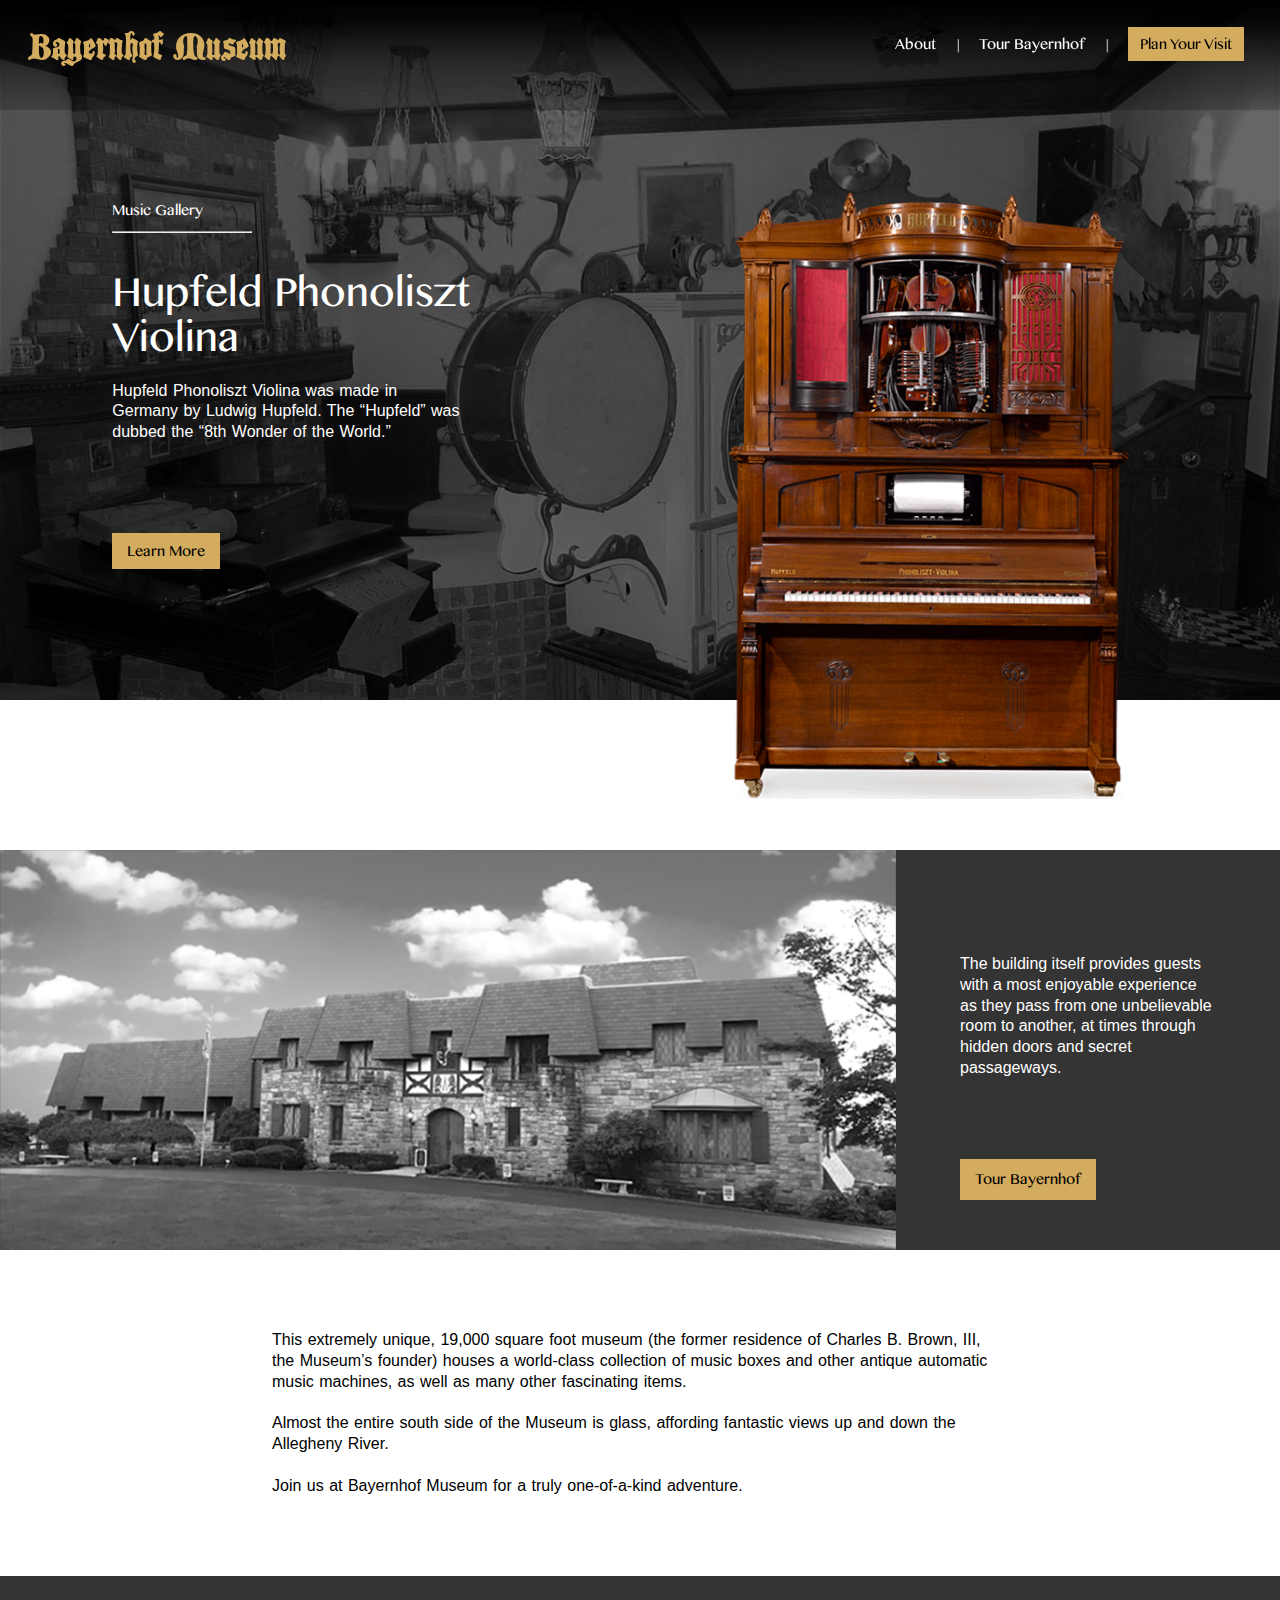
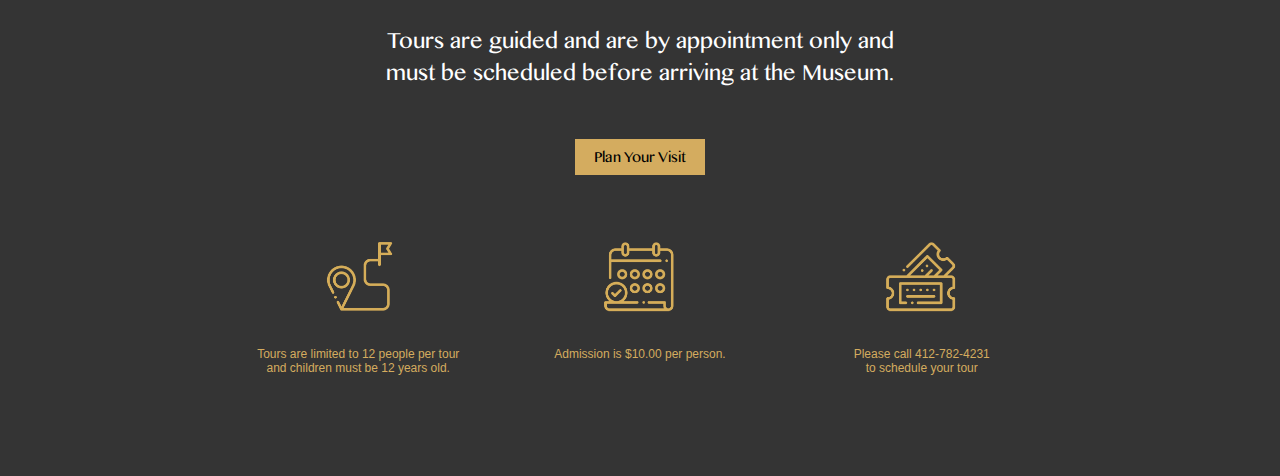
<file: index.html>
<!DOCTYPE html>
<html>
    <head>
        <title>Bayernhof Museum</title>
        <meta charset="utf-8">
        <meta name="viewport" content="width=device-width, initial-scale=1">
        <link rel="stylesheet" type="text/css" href="style.css">
        <link href="https://fonts.googleapis.com/css?family=Lato" rel="stylesheet">

        <script type="text/javascript" src="jquery-3.3.1.min.js"></script>

        <script>
            $(document).ready(function(){
                $("#hamburger").click(function() {
                    $("#menu").toggleClass("on");
                    $("#hamburger").toggleClass("switch");
                })
            })
        </script>
        
    </head>
    
    <body>
       
        <main id="homepage_background">
            <header>
                <a href="index.html"><h1 id="logo">Bayernhof Museum</h1></a>
                <a href="#" id="hamburger">
                    <div></div>
                    <div></div>
                    <div></div>
                </a>
                <nav>
                    <ul id="menu">
                        <li><a href="about.html" class="mobileMenu">About</a></li>
                        <li class="noMobileMenu"><a class="vertical_line">|</a></li>
                        <li><a href="tourbayernhof.html" class="mobileMenu">Tour Bayernhof</a></li>
                        <li class="noMobileMenu"><a class="vertical_line">|</a></li>
                        <li><a class="button Nav_button" href="planYourVisit.html">Plan Your Visit</a> 
                            <ul>
                                <li><a href="scheduleATour.html" class="mobileMenu dash">Schedule a Tour</a></li>
                                <li><a href="locationAndMap.html" class="mobileMenu dash">Location &amp Map</a></li>
                                <li><a href="preservation.html" class="mobileMenu dash">Preservation</a></li>
                            </ul>   
                        </li>
                    </ul>
                </nav>
            </header>
            
        <!---------------------homepage part1------------------>
            <div class=slider>

	            <div class="slide">
	            	<figure>
	            		<div>
			                <div class="homepage_slide_text">
			                    <h6 class="homepage_h6">Music Gallery</h6>
			                    <div id="line"><hr/></div>
			                    <h1 class="homepage_h1">Hupfeld Phonoliszt Violina</h1>
			                    <p class="homepage_p">Hupfeld Phonoliszt Violina was made in Germany by Ludwig Hupfeld. The “Hupfeld” was dubbed the “8th Wonder of the World.”</p>
			                    <a href="#"><h5 class="button part1_button">Learn More</h5></a>
			                </div>
			                
			                <aside class="homepage_slide_img">
			                    <img src="images/Slide1.png" alt="Hupfeld Phonoliszt Violina" width="100%" height="auto">
		                	</aside>
	                	</div>
	            	</figure>
	            </div>
	            

	            <div class="slide">
	            	<figure>
	            		<div class="component">
			                <div class="homepage_slide_text">
			                    <h6 class="homepage_h6">Music Gallery</h6>
			                    <div id="line"><hr/></div>
			                    <h1 class="homepage_h1">Welte Cottage Orchestrion Style 2</h1>
			                    <p class="homepage_p">An “orchestrion” is an indoor music machine that duplicates the “voices” of a number of different musical instruments.</p>
			                    <a href="#"><h5 class="button part1_button">Learn More</h5></a>
			                </div>
			                
			                <aside class="homepage_slide_img">
			                    <img src="images/Slide2.png" alt="Hupfeld Phonoliszt Violina" width="100%" height="auto">
			                </aside>
		            	</div>
	            	</figure>
	            </div>

	            <div class="slide">
	            	<figure>
	            		<div>
			                <div class="homepage_slide_text">
			                    <h6 class="homepage_h6">Music Gallery</h6>
			                    <div id="line"><hr/></div>
			                    <h1 class="homepage_h1">Mills DeLuxe Model Violano-Virtuoso</h1>
			                    <p class="homepage_p">A player piano mechanism was added to the violin, and the combination came to be known as the “Violano-Virtuoso.” </p>
			                    <a href="#"><h5 class="button part1_button">Learn More</h5></a>
			                </div>
			                
			                <aside class="homepage_slide_img">
			                    <img src="images/Slide3.png" alt="Hupfeld Phonoliszt Violina" width="100%" height="auto">
			                </aside>
	           			</div>
	           		</figure>
	            </div>
	           

            </div>
            
            
        </main>
        
        <div class="clear"></div>
        
        <!---------------------homepage part2------------------>
        
        <section id="part2">
            <img id="part2_image" src="images/newpanaram.png" alt="bayernhof museum photo">
            <div id="part2_aside">
                <p>The building itself provides guests with a most enjoyable experience as they pass from one unbelievable room to another, at times through hidden doors and secret passageways.</p>
                <h5><a href="#" class="button part2_button">Tour Bayernhof</a></h5>
            </div>
        </section>
        
        
        <p id="part2_p">This extremely unique, 19,000 square foot museum (the former residence of Charles B. Brown, III, the Museum’s founder) houses a world-class collection of music boxes and other antique automatic music machines, as well as many other fascinating items.
            <br>
            <br>
            Almost the entire south side of the Museum is glass, affording fantastic views up and down the Allegheny River.
            <br>
            <br>
            Join us at Bayernhof Museum for a truly one-of-a-kind adventure.
        </p>
        
        <!---------------------homepage part3------------------>
        
        <section id="homepage_part3">
            <h2 id="homepage_h2">Tours are guided and are by appointment only and must be scheduled before arriving at the Museum.</h2>
            <h5><a class="button part3_button" href="planYourVisit.html">Plan Your Visit</a></h5>
            
            <div id="part3_figures">
                <div></div>
                <div id="part3_figures_block">
                    <figure class="homepage_figure">
                        <img class="figure_icons" src="images/icon1.png">
                        <figcaption class="figure_text">Tours are limited to 12 people per tour and children must be 12 years old. 
                        </figcaption>
                    </figure>
                    
                    <figure class="homepage_figure">
                        <img class="figure_icons" src="images/icon2.png">
                        <figcaption class="figure_text">Admission is $10.00 per person.
                        </figcaption>
                    </figure>
                    
                    <figure class="homepage_figure">
                        <img class="figure_icons" src="images/icon3.png">
                        <figcaption class="figure_text">Please call 412-782-4231</br>to schedule your tour
                    </figcaption>
                    </figure>
                </div>
                <div></div>
            </div>
        </section>
        
    </body>
</html>
</file>
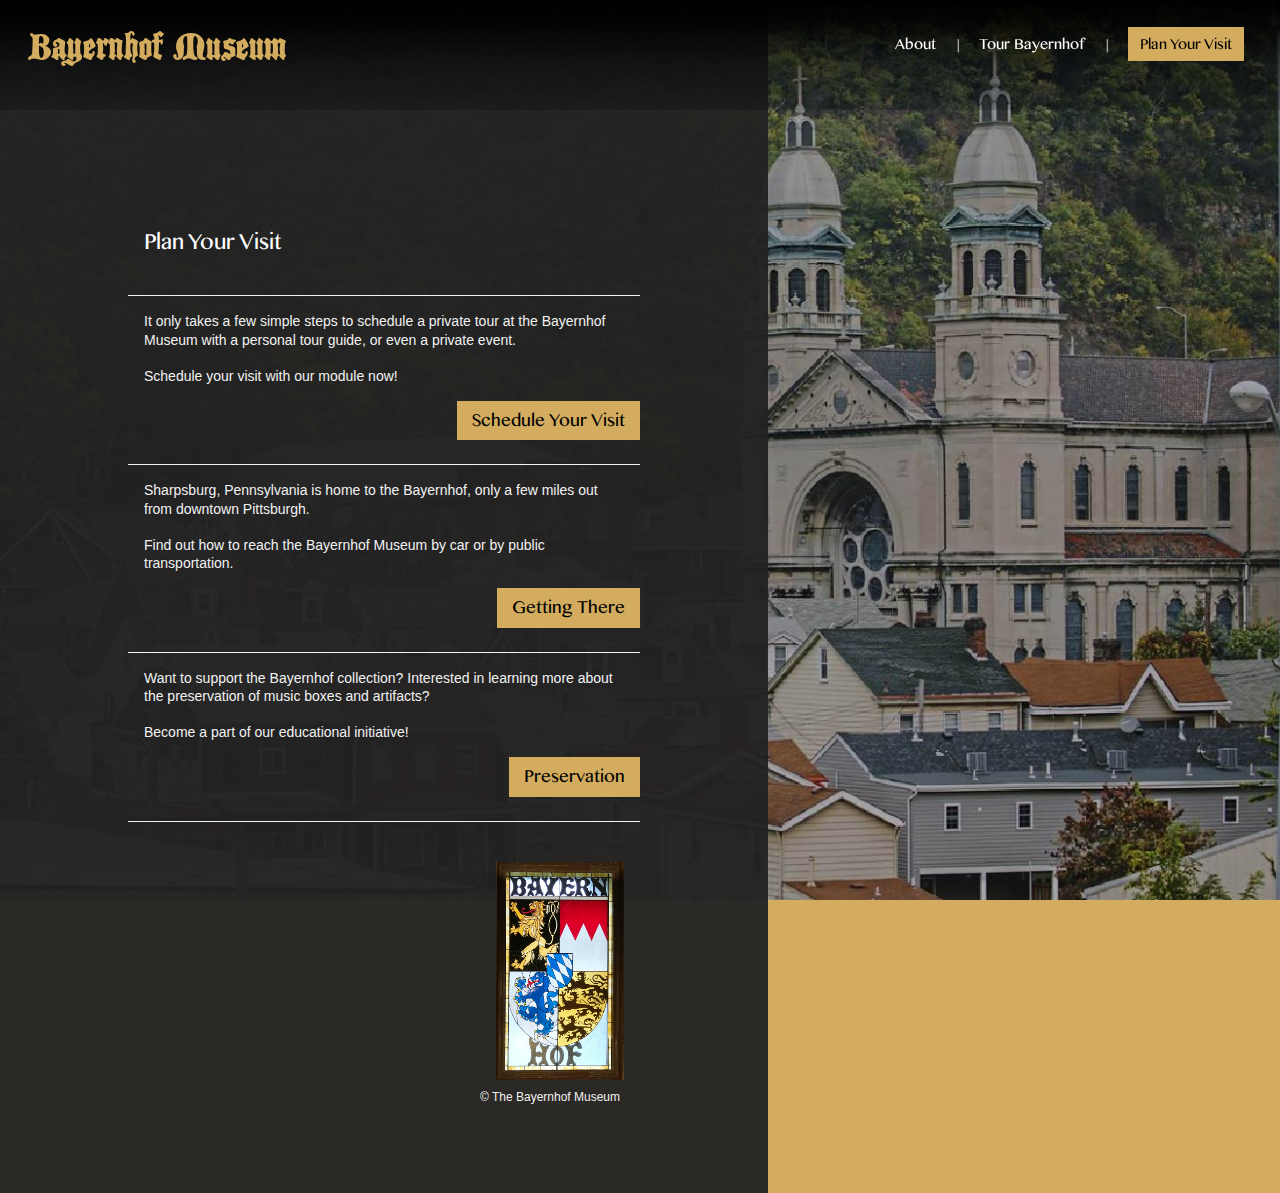
<file: planYourVisit.html>
<!DOCTYPE html>
<html>
    <head>
        <title>Plan Your Visit</title>
        <meta charset="utf-8">
        <meta name="viewport" content="width=device-width, initial-scale=1">
        <link rel="stylesheet" type="text/css" href="style.css">
        <link href="https://fonts.googleapis.com/css?family=Lato" rel="stylesheet">
        
        <script type="text/javascript" src="jquery-3.3.1.min.js"></script>

        <script>
            $(document).ready(function(){
                $("#hamburger").click(function() {
                    $("#menu").toggleClass("on");
                    $("#hamburger").toggleClass("switch");
                })
            })
        </script>      
    
    </head>
    
    
    
    <body id="plan">
       
        <main id="plan">
            <header>
                <a href="index.html"><h1 id="logo">Bayernhof Museum</h1></a>
                <a href="#" id="hamburger">
                    <div></div>
                    <div></div>
                    <div></div>
                </a>
                <nav>
                    <ul id="menu">
                        <li><a href="about.html" class="mobileMenu">About</a></li>
                        <li class="noMobileMenu"><a class="vertical_line">|</a></li>
                        <li><a href="tourbayernhof.html" class="mobileMenu">Tour Bayernhof</a></li>
                        <li class="noMobileMenu"><a class="vertical_line">|</a></li>
                        <li><a class="button Nav_button" href="planYourVisit.html">Plan Your Visit</a> 
                            <ul>
                                <li><a href="scheduleATour.html" class="mobileMenu dash">Schedule a Tour</a></li>
                                <li><a href="locationAndMap.html" class="mobileMenu dash">Location &amp Map</a></li>
                                <li><a href="preservation.html" class="mobileMenu dash">Preservation</a></li>
                            </ul>   
                        </li>
                    </ul>
                </nav>
            </header>


            
            <section id="plan">
                <h1 id="Plan">Plan Your Visit</h1>

                <div class="square">
                    <p class="desc">It only takes a few simple steps to schedule a private tour at the Bayernhof Museum with a personal tour guide, or even a private event. 
                    <br><br>Schedule your visit with our module now!</p>
                    <a href="scheduleATour.html"><h5 class="button buttonCenter">Schedule Your Visit</h5></a>
                    <div class="clear"></div>
                </div>

                <div class="square">                        
                    <p class="desc">Sharpsburg, Pennsylvania is home to the Bayernhof, only a few miles out from downtown Pittsburgh.
                    <br>
                    <br>Find out how to reach the Bayernhof Museum by car or by public transportation.</p>
                    <a href="locationAndMap.html"><h5 class="button buttonCenter">Getting There</h5></a>
                    <div class="clear"></div>
                </div>
                
                <div class="square">
                    <p class="desc">Want to support the Bayernhof collection? Interested in learning more about the preservation of music boxes and artifacts?
                    <br><br>Become a part of our educational initiative!</p>
                    <a href="preservation.html"><h5 class="button buttonCenter">Preservation</h5></a>
                    <div class="clear"></div>
                </div>
                <figure>
                    <img src="images/logo.png" id="imgLogo">
                    <figcaption>&copy The Bayernhof Museum</figcaption>
                </figure>
                <div class="clear"></div>
            </section>
        
            <div class="clear"></div>
        
        </main>
    

    </body>
</html>
</file>
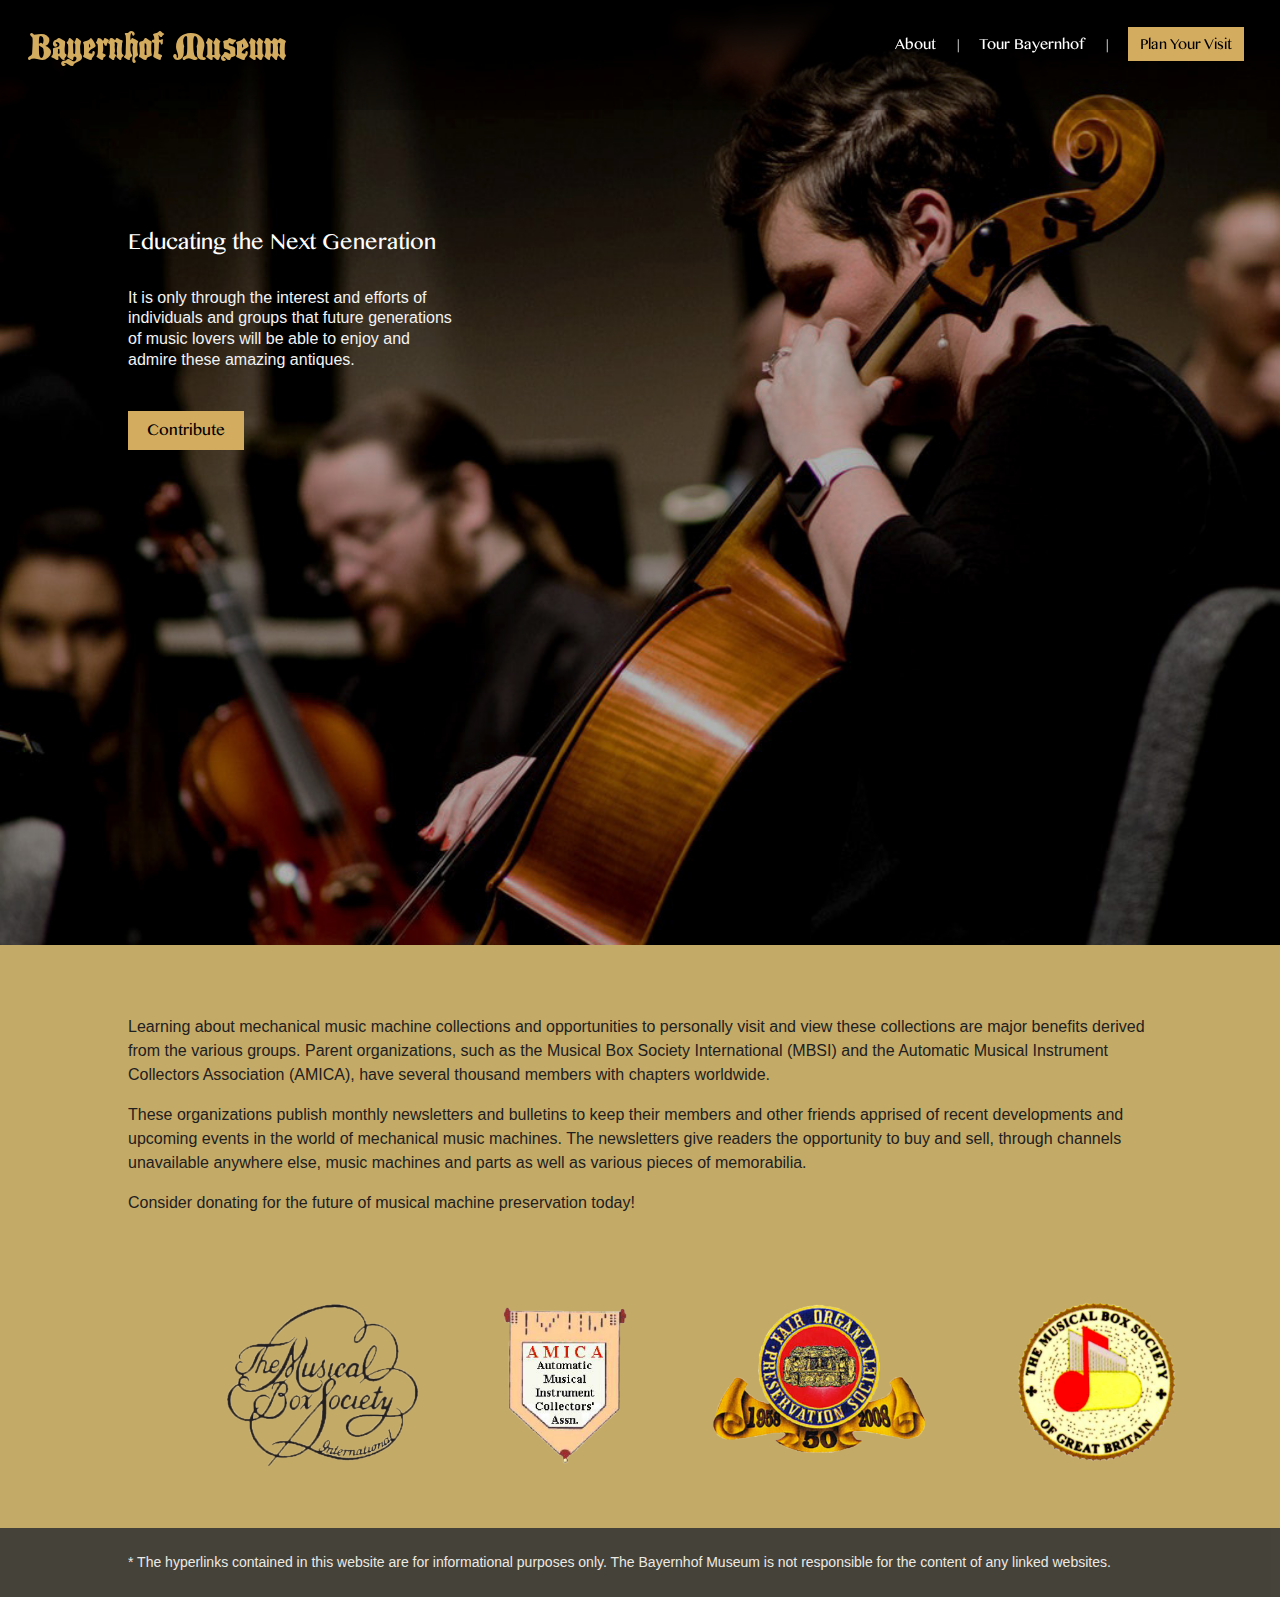
<file: preservation.html>
<!DOCTYPE>
<html>
    <head>
        <title>About/History</title>
        <meta charset='utf-8'>
        <link rel='stylesheet' type='text/css' href= 'style.css'>
        <link href="https://fonts.googleapis.com/css?family=Lato" rel="stylesheet">
        
        <meta name="viewport" content="width=device-width, initial-scale=1">

        <script type="text/javascript" src="jquery-3.3.1.min.js"></script>

        <script>
            $(document).ready(function(){
                $("#hamburger").click(function() {
                    $("#menu").toggleClass("on");
                    $("#hamburger").toggleClass("switch");
                })
            })
        </script>

    </head>
    <body class="preservationAll">
        <main>
<!--   NAV BAR    -->
            <header>
                <a href="index.html"><h1 id="logo">Bayernhof Museum</h1></a>
                <a href="#" id="hamburger">
                    <div></div>
                    <div></div>
                    <div></div>
                </a>
                <nav>
                    <ul id="menu">
                        <li><a href="about.html" class="mobileMenu">About</a></li>
                        <li class="noMobileMenu"><a class="vertical_line">|</a></li>
                        <li><a href="tourbayernhof.html" class="mobileMenu">Tour Bayernhof</a></li>
                        <li class="noMobileMenu"><a class="vertical_line">|</a></li>
                        <li><a class="button Nav_button" href="planYourVisit.html">Plan Your Visit</a> 
                            <ul>
                                <li><a href="scheduleATour.html" class="mobileMenu dash">Schedule a Tour</a></li>
                                <li><a href="locationAndMap.html" class="mobileMenu dash">Location &amp Map</a></li>
                                <li><a href="preservation.html" class="mobileMenu dash">Preservation</a></li>
                            </ul>   
                        </li>
                    </ul>
                </nav>
            </header>


<!--    BANNER     -->
            <section class=preservationBanner>
                <div id='bannerText'>
                    <h2>Educating the Next Generation</h2>
                    <p>It is only through the interest and efforts of individuals and groups that future generations of music lovers will be able to enjoy and admire these amazing antiques. </p>
                    <a href="#"><h5 id="donateButton" style="border:1px; border-style:solid; border-color:#D4AC5F;">Contribute</h5></a>
                </div>
            </section>
            
<!--     TEXT      -->
            <section id=preservationText>
                <p>Learning about mechanical music machine collections and opportunities to personally visit and view these collections are major benefits derived from the various groups. Parent organizations, such as the Musical Box Society International (MBSI) and the Automatic Musical Instrument Collectors Association (AMICA), have several thousand members with chapters worldwide. </p1>
                <p>These organizations publish monthly newsletters and bulletins to keep their members and other friends apprised of recent developments and upcoming events in the world of mechanical music machines. The newsletters give readers the opportunity to buy and sell, through channels unavailable anywhere else, music machines and parts as well as various pieces of memorabilia. </p2>
                <p>Consider donating for the future of musical machine preservation today!</p3>
            </section>
            
<!--   ICON SCROLLABLE & DISCLAIMER -->
            <section class='bottomSection'>
                <div class=musicIcons>
                    <div class="inline"><img id="music1" src="images/music1.png"></div>
                    <div class="inline"><img id="music2" src="images/music2.png"></div>
                    <div class="inline"><img id="music3" src="images/music3.png"></div>
                    <div class="inline"><img id="music4" src="images/music4.png"></div>
                </div>
                <div>
                <p id='iconFooter'>* The hyperlinks contained in this website are for informational purposes only. The Bayernhof Museum is not responsible for the content of any linked websites.</p>
                </div>
            </section>
            
            
        </main>
    </body>
</html>
</file>
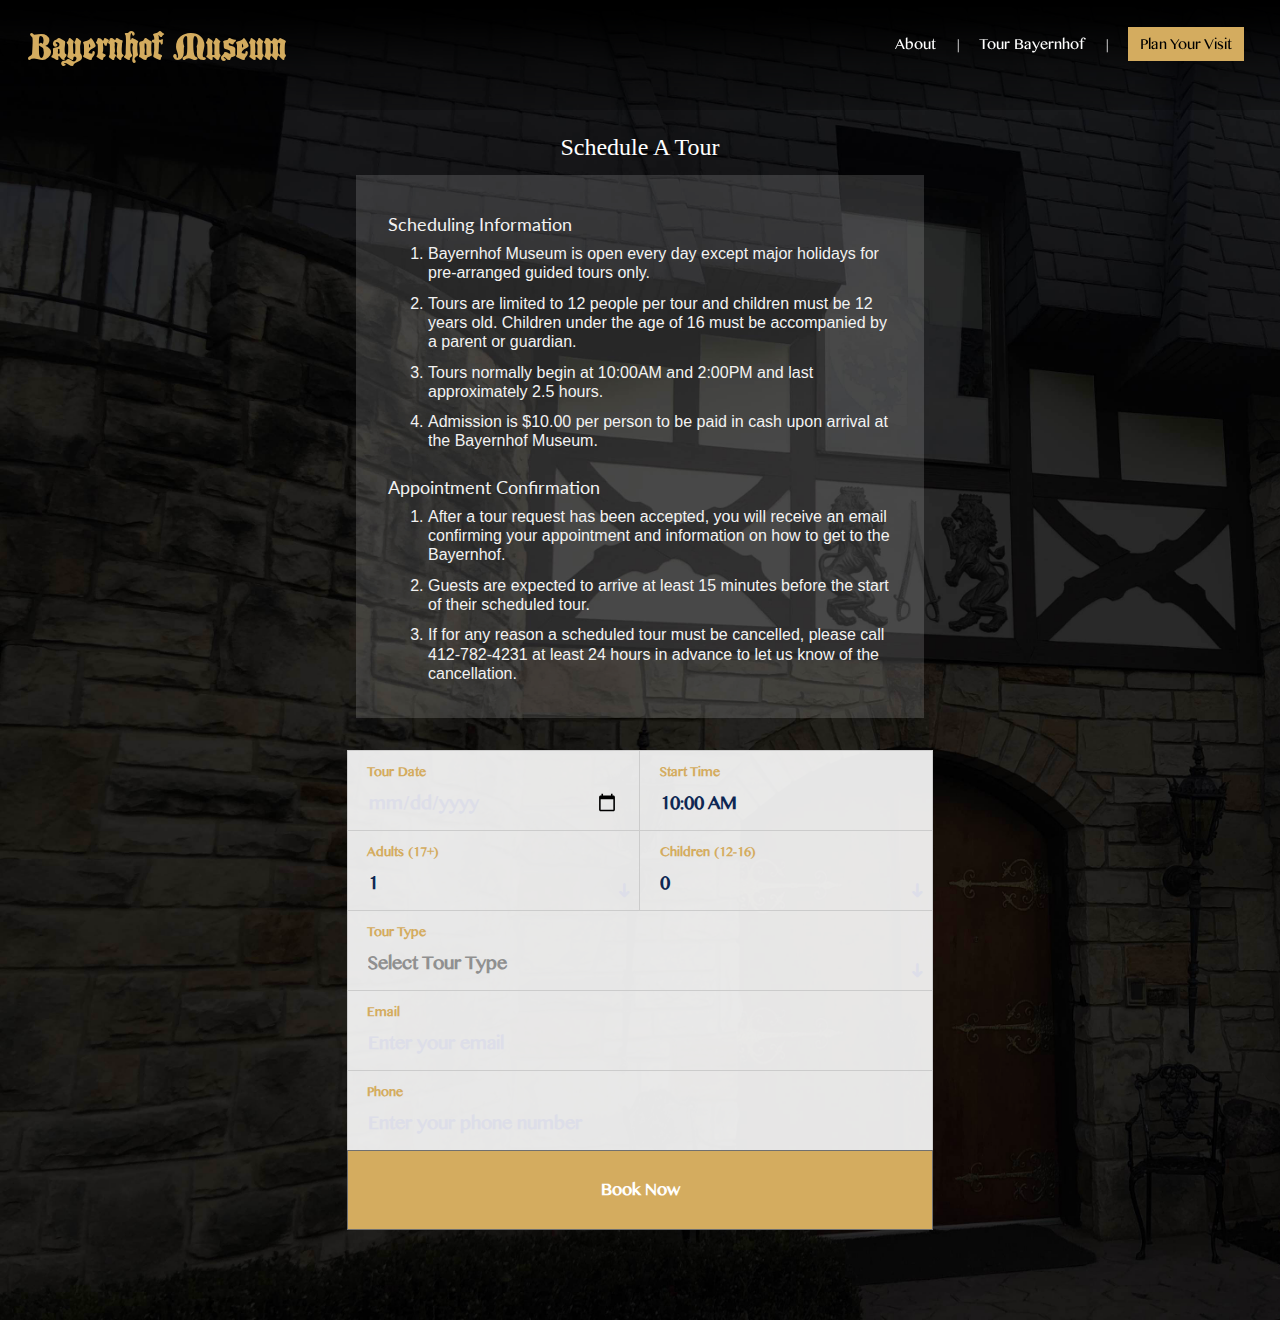
<file: scheduleATour.html>
<!DOCTYPE html>
<html>
    <head>
        <title>Schedule A Tour</title>
        <meta charset="utf-8">
        <meta name="viewport" content="width=device-width, initial-scale=1">
	    <link type="text/css" rel="stylesheet" href="bootstrap.min.css" />

        <link rel="stylesheet" type="text/css" href="style.css">

        <link href="https://fonts.googleapis.com/css?family=Lato" rel="stylesheet">

        <script type="text/javascript" src="jquery-3.3.1.min.js"></script>

        <script>
            $(document).ready(function(){
                $("#hamburger").click(function() {
                    $("#menu").toggleClass("on");
                    $("#hamburger").toggleClass("switch");
                })
            })
        </script>

    </head>
    
    
    
    <body>
       
        <main id="schedule">
            
            <header>
                <a href="index.html"><h1 id="logo">Bayernhof Museum</h1></a>
                <a href="#" id="hamburger">
                    <div></div>
                    <div></div>
                    <div></div>
                </a>
                <nav>
                    <ul id="menu">
                        <li><a href="about.html" class="mobileMenu">About</a></li>
                        <li class="noMobileMenu"><a class="vertical_line">|</a></li>
                        <li><a href="tourbayernhof.html" class="mobileMenu">Tour Bayernhof</a></li>
                        <li class="noMobileMenu"><a class="vertical_line">|</a></li>
                        <li><a class="button Nav_button" href="planYourVisit.html">Plan Your Visit</a> 
                            <ul>
                                <li><a href="scheduleATour.html" class="mobileMenu dash">Schedule a Tour</a></li>
                                <li><a href="locationAndMap.html" class="mobileMenu dash">Location &amp Map</a></li>
                                <li><a href="preservation.html" class="mobileMenu dash">Preservation</a></li>
                            </ul>   
                        </li>
                    </ul>
                </nav>
            </header>

                <h1 class="centerTop">Schedule A Tour</h1>
                <div class="center">
                <h3 id="schedule">Scheduling Information</h3>
                
                <ol>            
                <li>Bayernhof Museum is open every day 
                except major holidays for pre-arranged 
                guided tours only.</li>
                <li>Tours are limited to 12 people per tour 
                and children must be 12 years old. Children 
                under the age of 16 must be accompanied by 
                a parent or guardian.</li>
                <li>Tours normally begin at 10:00AM and 2:00PM
                and last approximately 2.5 hours.</li>
                <li>Admission is $10.00 per person to be paid in
                cash upon arrival at the Bayernhof Museum.</li>
                </ol>
                
                <h3 id="schedule">Appointment Confirmation</h3>
                <ol>
                <li>After a tour request has been accepted, you will
                receive an email confirming your appointment and information
                on how to get to the Bayernhof.</li>
                <li>Guests are expected to arrive at least 15 minutes
                before the start of their scheduled tour.</li>
                <li>If for any reason a scheduled tour must be cancelled, please 
                call 412-782-4231 at least 24 hours in advance to let us know of
                the cancellation.</li>
                </ol>
                </div>
            	<div id="booking" class="section">
            			<div class="container">
            				<div class="row">
            					<div class="booking-form">
            						<form>
            							<div class="row no-margin">
            								<div class="col-sm-6">
            									<div class="form-group">
            										<span class="form-label">Tour Date</span>
            										<input class="form-control" type="date" required>
            									</div>
            								</div>
            								<div class="col-sm-6">
            								    <div class="form-group">
            								        <span class="form-label">Start Time</span>
            								        <select class="form-control">
            								            <option>10:00 AM</option>
            								            <option>2:00 PM</option>
        								            </select>
            								    </div>
            								</div>
            							</div>
            							<div class="row no-margin">
            								<div class="col-sm-6">
            									<div class="form-group">
            										<span class="form-label">Adults (17+)</span>
            										<select class="form-control">
            											<option>1</option>
            											<option>2</option>
            											<option>3</option>
            											<option>4</option>
            											<option>5</option>
            											<option>6</option>
            											<option>7</option>
            											<option>8</option>
            											<option>9</option>
            											<option>10</option>
            											<option>11</option>
            											<option>12</option>
            										</select>
            										<span class="select-arrow"></span>
            									</div>
            								</div>
            								<div class="col-sm-6">
            									<div class="form-group">
            										<span class="form-label">Children (12-16)</span>
            										<select class="form-control">
            											<option>0</option>
            											<option>1</option>
            											<option>2</option>
            											<option>3</option>
            											<option>4</option>
            											<option>5</option>
            											<option>6</option>
            										</select>
            										<span class="select-arrow"></span>
            									</div>
            								</div>
            							</div>
            							<div class="form-group">
            								<span class="form-label">Tour Type</span>
            								<select class="form-control" required>
            									<option value="" selected hidden>Select Tour Type</option>
            									<option>Private Tour</option>
            									<option>Tour (open to other guests)</option>
            									<option>Event</option>
            								</select>
            								<span class="select-arrow"></span>
            							</div>
            							<div class="form-group">
            								<span class="form-label">Email</span>
            								<input class="form-control" type="email" placeholder="Enter your email">
            							</div>
            							<div class="form-group">
            								<span class="form-label">Phone</span>
            								<input class="form-control" type="tel" placeholder="Enter your phone number">
            							</div>
            							<div class="form-btn">
            								<button class="submit-btn">Book Now</button>
            							</div>
            						</form>
            					</div>
            				</div>
            		</div>
	            </div>

        </main>
    
    </body>
</html>
</file>
<file: style.css>
/* http://meyerweb.com/eric/tools/css/reset/ 
   v2.0 | 20110126
   License: none (public domain)
*/

html, body, div, span, applet, object, iframe,
h1, h2, h3, h4, h5, h6, p, blockquote, pre,
a, abbr, acronym, address, big, cite, code,
del, dfn, em, img, ins, kbd, q, s, samp,
small, strike, strong, sub, sup, tt, var,
b, u, i, center,
dl, dt, dd, ul,
fieldset, form, label, legend,
table, caption, tbody, tfoot, thead, tr, th, td,
article, aside, canvas, details, embed, 
figure, figcaption, footer, header, hgroup, 
menu, nav, output, ruby, section, summary,
time, mark, audio, video {
	margin: 0;
	padding: 0;
	border: 0;
	font-size: 100%;
	font: inherit;
	vertical-align: baseline;
}
/* HTML5 display-role reset for older browsers */
article, aside, details, figcaption, figure, 
footer, header, hgroup, menu, nav, section {
	display: block;
}
body {
	line-height: 1;
}
ul {
	list-style: none;
}
blockquote, q {
	quotes: none;
}
blockquote:before, blockquote:after,
q:before, q:after {
	content: '';
	content: none;
}
table {
	border-collapse: collapse;
	border-spacing: 0;
}



/*-------------- CUSTOM CSS ---------------*/

/*-------------Document Fonts--------------*/

html * {
    box-sizing: border-box;
}

html {
    font-family: Helvetica, Arial, sans-serif;
}

.clear {
    clear: both;
}

@font-face{
    font-family: 'blackcastlemf';
    src: url('fonts/blackcastlemf.ttf');
}

@font-face{
    font-family: 'KannadaMN';
    src: url('fonts/Kannada MN.ttc');
}

/*-------------Backgrounds--------------*/

/*background for index.html*/
#homepage_background {
    background-image: url(images/homepage_bg.jpg);
    background-size: cover;
    width: 100vw;
    height: 700px;
}

main#schedule {
    background-image: url(images/schedule.jpg);
    background-size: cover;
    width: auto;
    height: max-content;
}

/*---------Header & Navigation----------*/

header {
    z-index: 10000;
    background: linear-gradient(to bottom, rgba(0,0,0,1),  rgba(0,0,0,0.9) 20%, rgba(0,0,0,0.45) 60%, rgba(0,0,0,0.2));
    height: 110px;
    width: 100vw;
    position: fixed;
}

#logo {
    font-family: blackcastlemf;
    font-size: 230%;
    color: #D4AC5F;
    padding: 28px;
    float: left;
    text-decoration: none;
}

nav {
    float: right;
    display: block;
    padding: 36px;
}

.vertical_line {
    padding: 0;
}

nav ul li {
    display: inline-block;
}

nav a {
    font-family: KannadaMN;
    text-decoration: none;
    color: white;
    padding: 1em;
}

nav a:hover {
    color: #D4AC5F;
}

.button {
    font-family:KannadaMN; 
    text-decoration: none;
    background: #D4AC5F;
    color: black;
    padding: 10px 15px;
    text-align: center;
}

.button:hover {
    background: #AD7F25;
}

.Nav_button {
    margin-left: 1em;
    padding: 8px 12px;
}

.Nav_button:hover {
    color: black;
}

nav ul li ul {
    position: absolute;
}

nav ul li ul li {
    display: none;
}

nav ul li:hover ul li{
    display: block;
    width: max-content;
    font-size: 0.8em;
    margin-top: 0.8rem;
    margin-left: 1rem;
} 

nav ul li:hover ul li:first-child {
    margin-top: 1.5rem;
} 



/*------------part1-------------*/
.homepage_slide_text {
    font-family: 'KannadaMN';
    padding: 12em 0 0 8%;
    color: white;
    width: 40%;
    float: left;
}

.homepage_h6  {
    padding: 10px 10px 5px 10px;
    display: inline-block;
}

#line {
    width: 150px;
    padding-left: 10px;
}

.homepage_h1 {
    padding: 30px 10px 10px 10px;
    font-size: 280%;
}

.homepage_p {
    font-family: 'Helvetica', sans-serif; 
    padding: 10px;
    line-height: 1.3em;
    word-spacing: 1px;
    width: 90%;
}

.part1_button {
    margin-left: 10px;
    margin-top: 80px;
    display: inline-block;
}

.homepage_slide_img {
    width: 40%;
    max-width:450px;
    height: auto;
    float: right;
    padding-top: 10%;
    margin-right: 10%;
}

.slider {
	overflow: hidden;
}

.slider figure {
	width:33.3%;
	float: left;
}

.slider figure .component {
	width:100%;
	float: left;
}

.slider {
	position: relative;
	width:300%;
	margin:0;
	left:0;
	animation: 30s slidy infinite;
}

@keyframes slidy {
	0% {
		left:0%;
	}
	
	13% {
			left:0%;
		}

	17% {
		left:-100%;
		}


	33% {
		left:-100%;
		}

	37% {
		left:-200%;
		}

	63% {
		left:-200%;
	}

	67% {
		left:-100%;
		}
	
	83% {
		left:-100%;
		}

	87% {
		left:0%;
	}

	100% {
		left:0%;
	}

}
/*------------Homepage Part2-------------*/

#part2 {
    background: #343434;
    width:100vw;
    height:400px;
    margin: 150px 0 0 0;
    vertical-align: bottom;
}

#part2_aside {
    float: right;
    width: 30%;
    color: white;
    padding: 4em;
    margin-top: 40px;
    line-height: 1.3em;
}

#part2_image {
    width: 70%;
    max-height:400px;
}

.part2_button {
    margin-top: 80px;
    display: inline-block;
}

#part2_p {
    font-family: Helvetica, sans-serif;
    width: 70%;
    padding: 80px;
    line-height: 1.3em;
    word-spacing: 1px;
    margin: 0 auto;
}

/*------------Homepage Part3-------------*/

#homepage_part3 {
    background: #343434;
    width:100vw;
    height:500px;
}

#homepage_h2 {
    font-family: KannadaMN;
    font-size: 150%;
    color: white;
    width:55%;
    text-align: center;
    padding: 50px 80px 50px 80px;
    margin: 0 auto;
    line-height: 1.3em;
    font-weight: 100;  
}

.part3_button {
    width: 130px;
    display: block;
    margin: 0 auto;
}

#part3_figures {
    display: grid;
    grid-template-columns: auto 66% auto;
}

#part3_figures_block {
    display: grid;
    grid-template-columns: 33.3% 33.4% 33.3%;
    justify-content: center
}


.homepage_figure {
    position: relative;
    vertical-align: top;
    padding: 2em 2em;
}

.figure_icons {
    width: auto;
    height: 140px;
    padding: 2em 0;
    display: block;
    margin: 0 auto;
}

.figure_text {
    color: #D4AC5F;
    line-height: 1.2em;
    text-align: center;
}

/*----------------------About-------------------------*/
.all {
    background: #BC9D62;
}

#aboutTitle {
    text-align: center;
    padding-top: 7em;
    margin-bottom: -5em;
    font-family: 'KannadaMN';
    color: white;
    font-size: 22px;
}

#about {
    position: relative;
    background-image: url(images/bkg1.jpg);
    background-size: cover;
    height: 100vh;
}

img#headshot {
    position: absolute;
    left: 6%;
    top: 33%;
    z-index: 1;
    width: 19%;
    height: auto;
}

#aboutText {
    box-sizing: border-box;
    width: 100vw;
    margin-top: 13%;
    padding: 4% 13% 3% 30%;
    background: #FFFFFF;
    opacity: 0.7;
    line-height: 1.6em;
    font-family:'Lato', sans-serif;
}

#aboutText p {
    padding-bottom: 1.5em;
}

/*-----------------History----------------- */

#history{
    position: relative;
}

#historyTitle {
    padding-top: 2em;
    margin-bottom: -4em;
    text-align: center;
    color: white;
    font-size: 22px;
    font-family: 'KannadaMN', serif;
}

#historyText {
    float: left;
    width: 100vw;
    box-sizing: border-box;
    margin-top: 10%;
    margin-bottom: -25em;
    padding: 3% 31% 1% 10%;
    background: #FFFFFF;
    opacity: 0.6;
    line-height: 1.6em;
    font-family:'Lato', sans-serif;
}

#historyText p {
    padding-bottom: 1.5em;
}

img#window {
    position: absolute;
    right: 6%;
    top: 5em;
    z-index: 1;
    width: 18%;
    height: auto;
}


 /*-----------------About/History Footer------------------ */

#aboutpage_part3 {
    background: #343434;
    width:100vw;
    height:190px;
    margin-top: 32em;
}

#aboutpage_h2 {
    font-family: KannadaMN;
    font-size: 125%;
    color: white;
    width:55%;
    text-align: center;
    padding: 35px 80px 30px 80px;
    margin: 0 auto;
    line-height: 1.3em;
    font-weight: 100;  
}

.part3_button {
    width: 130px;
    text-align: center;
    margin: 0 auto;
}

/*------------- Preservation -------------*/
.preservationBanner {
    background-image: url(images/preservation.jpg);
    background-size: cover;
    height: 105vh;
}

.preservationAll {
    background: #C4AA67;
}

#bannerText {
    width: 36vw;
    color: white;
    padding-top: 18%;
    padding-left: 10%;
}

#bannerText h2 {
    font-size: 24px;
    font-family: KannadaMN;
    padding-bottom: 8%;
}

#bannerText p {
    padding-top: 2%;
    font-family: Helvetica, serif;
    line-height: 1.3em;
    color: #F2F3F4;
}

#bannerText a {
    text-decoration: none;
}

#donateButton {
    font-family:KannadaMN; 
    width: 35%;
    margin-top: 12%;
    text-align: center;
    padding: 0.6em;
    background: #D4AC5F;
    color: black;
    font-size: 17px;
}

#preservationText {
    box-sizing: border-box;
    width: 100vw;
    padding: 3% 10% 4% 10%;
    font-family: Helvetica, serif;
    line-height: 1.5em;
    color: #202020;
}

#preservationText p:first-child {
    padding-top: 2em;
}

#preservationText p:first-child, #preservationText p:nth-child(2) {
    padding-bottom: 1em;
}

.inline {
    display: inline-block;
}

.musicIcons {
    padding-bottom: 3%;
}

#music1, #music4 {
    width: 20vw;
}

#music2 {
    width: 17vw;
}

#music3 {
    width: 22vw;
}

#music1 {
    margin-left: 22vh;
}

#iconFooter {
    box-sizing: border-box;
    width: 100vw;
    background: #343434;
    color: #F2F3F4;
    padding: 2% 10% 2% 10%;
    line-height: 1.3em;
    font-size: 14px;
    opacity: 0.88;
}


/*--------------Location & Map page-------------------*/

#location_bg {
    width: 100vw;
    height: auto;
    background: #D4AC5F;
}

#location_line {
	height: 23vh;
	width:2px;
    border-left: 2px solid black;
    display:block;
    margin:0 auto 4vh auto;
}

section.grid {
    display: grid;
    grid-template-columns: auto 90% auto;
}

div.grid_block {
    display: grid;
    grid-template-columns: auto auto auto;
    justify-content: center
}

.location_contact {
    padding:2em 4em;
    text-align: center;
}

#location_h2 {
    font-size: 200%;
    font-family: KannadaMN;
    color:black;
    text-align: center;
}

.location_h3 {
    font-family:'Lato', sans-serif;
    font-weight: 900;
    font-size:100%;
    padding: 1em;
}

.location_h5 {
    font-family:'Lato', sans-serif;
    font-weight: 400;
    line-height: 1.5em;
}

.red{
    color:red;
}


#location_part2 {
    width: 100vw;
    height: 600px;
    background: #000000;
}

#location_part2_map {
	height: 50px
}

#map {
	height: 65%;
	width:60%;
	display: block;
    margin: 0 auto;
	}

.note {
    color: white;
    text-align: center;
    display: block;
    margin: 1em auto;
    padding-bottom: 1em;
}

/*--------------Tour Bayernhof** page-------------------*/

body#tour {
    height: max-content;
    background-color: #343434;
}

main#tour {
    background-image: url(images/banner3.jpg);
    background-attachment: fixed;
    background-size: cover;
    background-repeat: no-repeat;
    height: 100vh;
}

section#tour {
    width: 100vw;
    position: relative;
}

video {
    display: block;
    padding-top: 15vh;
    margin: 0 auto;
    width: 65%;
    height: auto;
}

iframe {
    display: block;
    margin: 1rem auto 5vh auto;
}

audio {
    display: block;
    background-color: rgba(0,0,0,0);
    margin: 1rem auto 5vh auto;
}


/*--------------Plan Your Visit page-------------------*/

body#plan {
    background-color: #D4AC5F;
}

main#plan {
    background-image: url(images/planYourVisit.jpg);
    background-size: cover;
    background-repeat: no-repeat;
    background-attachment: fixed;
}

main#plan a {
    text-decoration: none;
}

section#plan {
    background-color: rgba(34,34,34,0.95);
    position: relative;
    padding: 18% 10% 7% 10%;
    width: max-content;
    height: max-content;
    display: block;
}


h1#Plan {
    color: white;
    margin: 0 0 8% 1rem;
    font-size: 24px;
    font-family: 'KannadaMN';
}

div.square {
    width: 40vw;
    height: max-content;
    padding-bottom: 1.5rem;
    border-top: 1px solid #f2f2f2;
    transition: ease-in-out 0.8s all;
}

section#plan div.square:nth-child(4) {
    border-bottom: 1px solid #f2f2f2;
}

div.square:hover {
    transition: ease-in-out 0.8s all;
    background-color: #343434;
}

.buttonCenter {
    width: max-content;
    font-size: 1.2em;
    margin-left: 1rem;
    float: right;
}

p.desc {
    padding: 1rem 1rem;
    font-size: 14px;
    color: #f2f2f2;
    line-height: 1.3em;
}

figure {
    float: right;
}

figcaption {
    color: #f2f2f2;
    font-size: 12px;
}

img#imgLogo {
    margin: 25% 1rem 0.5rem 1rem;
    width: 10vw;
}





/*--------------Scheduling Form page-------------------*/

h1.centerTop {
    font-size: 24px;
    font-family: 'KannaadMN', serif;
    color: #fff;
    position: relative;
    width: 100vw;
    text-align: center;
    padding-top: 15vh;
    padding-bottom: 1rem;
    margin: 0;
}

h2#schedule {
    font-size: 150%;
    font-family: 'KannadaMN', serif;
    color: #D4AC5F;
}

h3#schedule {
    font-family:'Lato', sans-serif;
    font-size: 18px;
    padding-top: 1rem;
    padding-left: 0.5rem;
    color: #f2f2f2;
}

div.section {
	position: relative;
	height: max-content;
}

div.container {
    padding: 0 0 10vh 0;
    margin: 0;
    width: 100vw;
}

div.center {
    width: 568px;
    position: relative;
    margin-left: auto;
    margin-right: auto;
    padding: 1.5rem;
    background-color: rgba(255,255,255,0.15);
    margin-bottom: 2rem;
}

ol li {
    color: #f2f2f2;
    margin: 0.7rem 0 0.7rem 0.5rem;
    line-height: 1.2em;
    font-size: 16px;
}

#booking {
	font-family: 'KannadaMN', serif;
}

form {
    margin: 0;
    padding: 0;
}

.booking-form {
	max-width: 586px;
	width: 100%;
	margin: auto;
}

.booking-form .form-group {
	position: relative;
	margin-bottom: 0px;
}

.booking-form>form .row.no-margin {
	margin-right: 0px;
	margin-left: 0px;
}

.booking-form>form .row.no-margin [class*="col-"] {
	padding-right: 0px;
	padding-left: 0px;
}

.booking-form .form-control {
	background-color: rgba(255,255,255,0.9);
	height: 80px;
	padding: 25px 20px 0px;
	border-radius: 0px;
	-webkit-box-shadow: none;
	box-shadow: none;
	color: #0e2753;
	/*border: 1px solid #707070;*/
	border-bottom: 0px;
	font-size: 20px;
	font-weight: 700;
	-webkit-transition: 0.2s all;
	transition: 0.2s all;
}

.booking-form [class*="col-"]+[class*="col-"] .form-group .form-control {
	border-left: 0px;
}

.booking-form .form-control::-webkit-input-placeholder {
	color: #dddee9;
}

.booking-form .form-control:-ms-input-placeholder {
	color: #dddee9;
}

.booking-form .form-control::placeholder {
	color: #dddee9;
}

.booking-form .form-control:focus {
	background: #f9f9f9;
	-webkit-box-shadow: none;
	box-shadow: none;
}

.booking-form input[type="date"].form-control:invalid {
	color: #dddee9;
}

.booking-form select.form-control {
	-webkit-appearance: none;
	-moz-appearance: none;
	appearance: none;
}

.booking-form select.form-control:invalid {
	color: #909090;
}

.booking-form select.form-control option {
	color: #dddee9;
}

.booking-form select.form-control+.select-arrow {
	position: absolute;
	right: 0px;
	bottom: 4px;
	width: 32px;
	line-height: 32px;
	height: 32px;
	text-align: center;
	pointer-events: none;
	color: #dddee9;
	font-size: 20px;
}

.booking-form select.form-control+.select-arrow:after {
	content: '\279C';
	display: block;
	-webkit-transform: rotate(90deg);
	transform: rotate(90deg);
}

.booking-form .form-label {
	position: absolute;
	left: 20px;
	top: 10px;
	color: #D4AC5F;
	font-weight: 800;
	line-height: 24px;
	/*font-style: italic;*/
	height: 24px;
	font-size: 14px;

}

.booking-form .submit-btn {
	color: #fff;
	background-color: #D4AC5F;
	font-weight: 700;
	height: 80px;
	font-size: 18px;
	text-transform: capitalize;
	border: 1px solid #707070;
	width: 100%;
}

@media only screen and (max-width: 767px) {
	.booking-form [class*="col-"]+[class*="col-"] .form-group .form-control {
		border-left: 1px solid #dddee9;
	}
}



/*------------------Media Queries---------------*/

/*----------------414px Navigation--------------*/

@media screen and (max-width: 414px) {
    
    /*--------------Navigation---------------*/
    
    header {
        background: rgba(0,0,0,1);
        margin: 0;
        height: 4.9em;
    }
    
    
    #menu {
        display: none;
    }

    nav {
        padding: 0;
    }
    
    #logo {
        padding: 20px 0 0 30px;
        font-size: 2rem;
    }
        
    #hamburger {
        display: block;
        float: right;
        height: 4.9rem;
        width: 4rem;
        background: #D4AC4F;
        padding-top: 1.5rem;
        
    }
    
    #hamburger div {
        width: 2rem;
        height: 3px;
        border-radius: 15px;
        background: #000000;
        margin: .4rem auto;
        position: relative;
        transition: .15s ease-in-out all;
    }
    
    #hamburger.switch {
        border-bottom: 1px #000000 solid;
    }
    
    #hamburger.switch div:first-child {
    opacity: 0;
    }

    #hamburger.switch div:nth-child(2) {
        transform: rotate(45deg);
        transform-origin: center center;
    }

    #hamburger.switch div:last-child {
        transform: rotate(-45deg);
        transform-origin: center center;
        bottom: .5rem;
    }

    /*---------mobile nav--------------*/
    ul#menu a.button {
        display: block;
        width: 100vw;
        height: auto;
        background: #D4AC4F;
        text-align: left;
        margin: 0;
        padding: 1em 3em;
        font-size: 1em;
        color: #000;
        border-bottom: 1px black solid;
    }

    ul#menu a.button:hover {
        background-color: #BE923F;
    }

    ul#menu.on {
        display: block;
        padding: 0;
        margin: 0;
    }
    
    ul#menu.on li {
        border-bottom: 1px black solid;
        margin: 0;
    }
        
    ul#menu.on li.noMobileMenu {
        display: none;
    }

    ul#menu.on li a.mobileMenu {
        display: block;
        text-align: left;
        padding-left: 3em;
        background: #D4AC4F;
        width: 100vw;
        color: #000;
    }

    ul#menu.on li a.mobileMenu:hover {
        color: #000;
        background-color: #BE923F;
    }
    
    ul#menu.on ul li {
        display: block;
        margin: 0;
    }
    
    ul#menu li:hover ul li {
        display: block;
        width: 100vw;
        font-size: inherit;
        margin: 0;
    } 
    
    ul#menu li:hover ul li:first-child {
        margin: 0;
    } 

    
    ul#menu.on ul a.mobileMenu {
        display: block;
        text-align: left;
        background: #D4AC4F;
        width: 100vw;
        padding-left: 6em;
        color: #000000;
    }
    
    ul#menu.on ul a.dash:before {
        content: "- ";
    }
}


/*-------------- 1024PX RESPONSIVE ---------------*/
/*-------------- About/History ---------------*/
@media screen and (max-width: 1024px) {
    #about {
        height: 90vh;
    }
    
    #aboutText {
        margin-top: 18%;
        padding-top: 5%;
        padding-right: 8%;
    }
    
    img#headshot {
        top: 38%;
        left: 6%;
    }

    #historyText {
        margin-top: 13%;
        padding-top:5%;
    }

    img#window {
        top: 11.3em;
    }
    
    #aboutpage_part3 {
        width:100vw;
        height:240px;
        margin-top: 30em;
    }
    
    #bannerText {
        width: 50vw;
        /*height: 40vh;*/
        padding-top: 35vh;
    }
    
    #music1 {
        /*width: 30vw;*/
        margin-left: 10vw;
    }
    
    /*#music2 {*/
    /*    width: 26vw;*/
    /*    margin-left: 10vw;*/
    /*}*/
    
    /*#music3 {*/
    /*    width: 33vw;*/
    /*    margin-left: 15.5vw;*/
    /*}*/
    
    /*#music4 {*/
    /*    width: 30vw;*/
    /*    margin-left: 6vw;*/
    /*}*/
}


@media screen and (max-width: 768px) {
    #about {
        height: 80vh;
    }
    
    #aboutText {
        margin-top: 30%;
        padding-top: 5%;
        padding-right: 8%;
    }
    
    img#headshot {
        top: 42%;
        left: 6%;
    }

    #historyText {
        margin-top: 13%;
        padding-top:5%;
    }

    img#window {
        top: 11.3em;
    }
    
    #aboutpage_part3 {
        width:100vw;
        height:240px;
        margin-top: 30em;
    }
}


@media screen and (max-width: 736px) {
    #about {
        height: 157vh;
    }
    
    #aboutText {
        margin-top: 22%;
        padding-top: 5%;
        padding-right: 8%;
    }
    
    img#headshot {
        top: 50%;
        left: 6%;
    }

    #historyText {
        margin-top: 16%;
        padding-top:5%;
    }

    img#window {
        top: 13em;
    }
    
    #aboutpage_part3 {
        width:100vw;
        height:240px;
        margin-top: 30em;
    }
}


@media screen and (max-width: 414px) {
    #about {
    position: relative;
    background-image: url(images/mobile.jpg);
    background-size: cover;
    height: auto;
    }

    #aboutTitle {
        padding-top: 5.5em;
    }
    
    img#headshot {
        width: 45%;
        left: 27.5%;
        top: 20%;
    }
    
    #aboutText {
        margin-top: 41vh;
        padding: 22vh 11% 3% 11%;
        background: #FFFFFF;
        opacity: 0.7;
        line-height: 1.6em;
    }
    
    img#window {
        width: 43%;
        left: 28.5%;
        top: 16%;
    }
    
    #historyText {
        margin-top: 55%;
        margin-bottom: -25em;
        padding: 31vh 11% 3% 11%;
    }
    
    #aboutpage_part3 {
        width:100vw;
        height:280px;
        margin-top: 27em;
    }
    
    #aboutpage_h2 {
        font-size: 110% ;
        width:100%;
        padding: 3em 3em;
        padding-top: 3em;
    }
    
}    

/*----------Preservation Responsive-----------*/
@media screen and (max-width:1024px) {

}    
    
@media screen and (max-width:768px) {
    #bannerText {
        width: 60vw;
        padding-top: 45%;
        margin-left: 1.5vw;
    }
    
     .preservationBanner {
        height: 850px;
    }   
    
    #music1 {
        width: 30vw;
        margin-left: 17vw;
    }
    
    #music2 {
        width: 26vw;
        margin-left: 10vw;
    }
    
    #music3 {
        width: 33vw;
        margin-left: 15.5vw;
    }
    
    #music4 {
        width: 30vw;
        margin-left: 6vw;
    }
    
}

@media screen and (max-width:736px) {
    .preservationBanner {
        height: 105vh;
    }
    
    #bannerText {
        padding-top: 20%;
    }
    
}
    
    
@media screen and (max-width:414px) {
    #bannerText {
        width: 90vw;
        padding-top: 50%;
        margin-left: 1.5vw;
    }
    
    .preservationBanner {
        height: 100vh;
    }   
    
    #donateButton {
        margin-left: 22vw;
    }
    
    #music1 {
        width: 70vw;
        margin-left: 16vw;
    }
    
    #music2 {
        width: 66vw;
        margin-left: 18vw;
    }
    
    #music3 {
        width: 75vw;
        margin-left: 13vw;
    }
    
    #music4 {
        width: 70vw;
        margin-left: 15vw;
        margin-bottom: 3vw;
    }
}


/*----------Homepage Responsive-----------*/
@media screen and (max-width:1280px) {
    .homepage_slide_img {
        width: 40%;
        margin-right:10%;
        padding-top:15%;
        /*border: 1px solid red;*/
    }
}

@media screen and (max-width: 1112px) {
    .homepage_slide_img {
        margin-right: 10%;
        padding-top: 15%;
        /*border: 1px solid red;*/
    }
    
    #homepage_part3 {
        height:600px;
    }
}

 @media screen and (max-width:1024px) {
    #part2_aside {
        margin-top: 0px;
    }
    
    #part2_image {
        max-height:500px;
    }
    
    #homepage_part3 {
        height:550px;
    }
    
    .homepage_slide_img {
        width: 40%;
        margin-right:10%;
        padding-top: 17%;
        /*border: 1px solid yellow;*/
    }
}

@media screen and (max-width:414px) {
    
    .homepage_slide_img {
        width: 230px;
        height: auto;
        float: none;
        margin: 0  auto;
        padding-top: 5em;
        /*border: 1px solid blue;*/
    }
    
    #homepage_background {
    width: 100vw;
    height: 800px;
    }
    
    .homepage_slide_text {
        padding: 8em 15px 0 15px;
        width: 100%;
        float: none;
    }
    
    .homepage_h1 {
    font-size: 200%;
    }
    
    .part1_button {
    margin-top: 30px;
    }
    
    #part2_aside {
    float: none;
    width: 100%;
    padding: 4em;
    /*margin-top: 40px;*/
    }
    
    .part2_button {
        width: 150px;
        display: block;
        margin: 50px auto 0 auto;
    }
    
    #part2_image {
        width: 100%;
        height: auto;
    }
    
    #part2 {
        height: 500px;
    }
    
    #part2_p {
        width: 100%;
        padding: 4em;
        margin: 0px;
    }
    
    #homepage_h2 {
        font-size: 110%;
        width:100%;
        padding: 3em 3em;
    }
    
    #part3_figures {
        display: block;
        
    }
    
    .homepage_figure {
        padding: 2em 4.5em;
    }
    
    #part3_figures_block {
        display: block;
    }
    
    #homepage_part3 {
        width:100vw;
        height:900px;
    }

    .figure_icons {
        height: 100px;
        padding: 1em;
    }
}


    /*-------------Location & Map Responsive--------------*/

@media screen and (max-width: 414px) {


    #location_line {
    	height: 150px;
        margin:0 auto 2vh auto;
    }
    
    #location_h2 {
        font-size: 150%;
        margin-bottom: 1em;
    }
    
    section.grid {
        height: 450px;
    }
    
    div.grid_block {
        display: block;

    }
    
    .location_contact {
       padding:1em 4em; 
    }
    
    #map {
	height: 65%;
	width:100%;
	}
	
	#location_part2_map {
	    height: 0px;
    }
    
    .note {
    font-size: 80%;
    padding: 1em 2em 0 2em;
    }
    
    #location_part2 {
    height: 550px;
    }
}



@media screen and (max-width: 414px) {
    /*--------------Tour Bayernhof page-------------------*/

    video {
        width: 100%;
        height: auto;
    }

    /*--------------Plan Your Visit page-------------------*/

    main#plan {
        height: 100vh;
        padding: 0;
        background-color: #343434;
        background-image: none;
    }
    
    
    section#plan {
        background-color: #343434;
        border-bottom: none;
        margin: 0;
        position: relative;
        display: block;
        flex-wrap: none;
        padding: 0;
        height: min-content;
    }
    
    h1#Plan {
        width: 100vw;
        text-align: center;
        margin: 0;
        margin-bottom: 1rem;
        padding: 25% 0 0 0;
        font-size: 24px;
    }
    
    div.square {
        margin: 1rem 0;
        padding: 2rem 1rem;
        width: 100vw;
        height: min-content;
        display: block;
        flex-wrap: none;
    }
    
    
    .buttonCenter {
        width: max-content;
        font-size: 1.2em;
        margin-left: 1rem;
        float: left;
    }
    
    p.desc {
        padding: 1rem;
        font-size: 14px;
    }
    
    figure {
        padding: 0;
    }
    
    img#imgLogo {
        display: block;
        vertical-align: middle;
        width: 20vw;
        height: auto;
    }
    
    figcaption {
        margin: 0 1rem 1rem 0;
    }

    
    /*-------------Scheduling form---------------*/

    h1.centerTop {
        font-family: "KannaadMN", serif;
        width: 100vw;
        padding-top: 7rem;
        padding-bottom: 1rem;
        margin: 0;
    }
    
    h2#schedule {
        font-size: 110%;
        font-family: 'KannadaMN', serif;
        color: #fff;
        text-decoration: underline;
    }
    
    p.desc {
        color: #f2f2f2;
        width: 80vw;
        line-height; 1.8em;
        padding: 0 0 1.4rem 0;
        font-family: 'Helvetica', sans-serif;
    }

    div.center {
        width: 100vw;
        padding: 1rem 2rem;
        border-top: 1px solid white;
        background-color: rgba(255,255,255,0.0);
    }
    
    div.container {
        padding: 2rem;
    }

}
</file>
